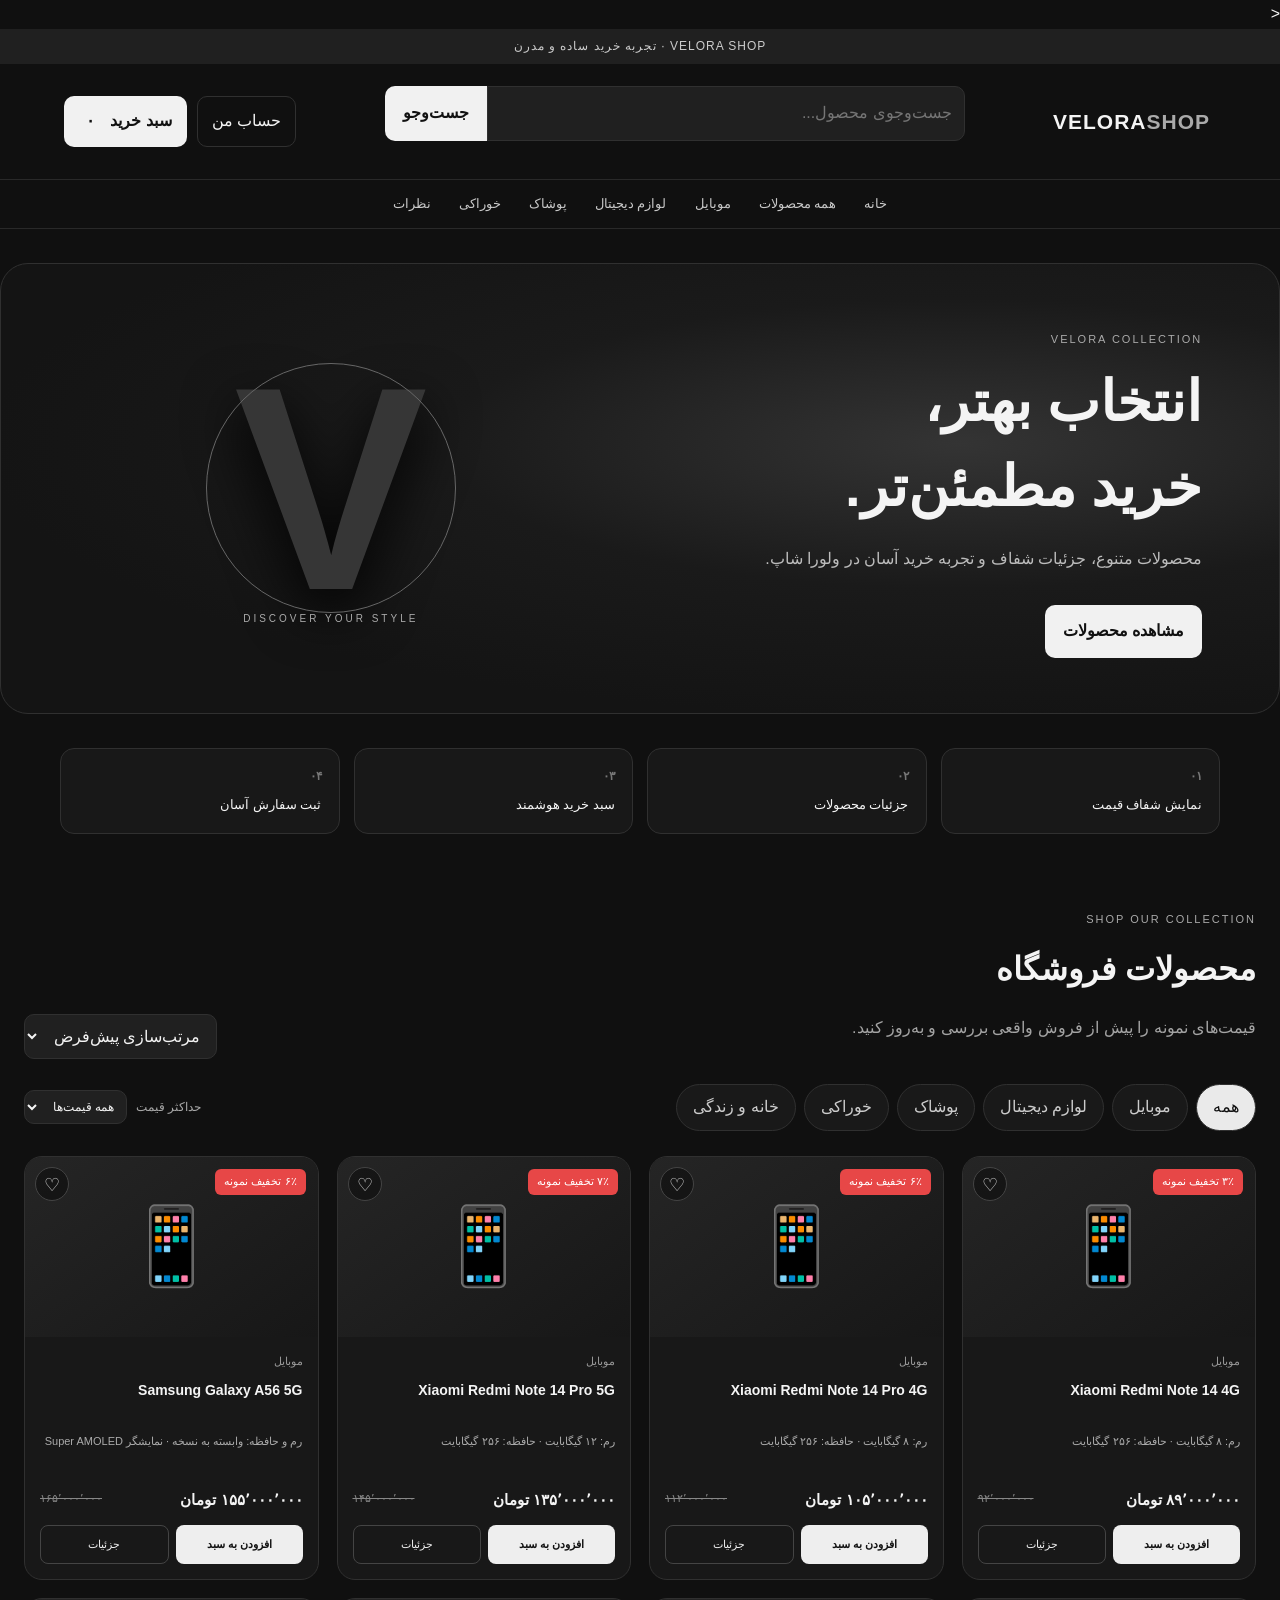
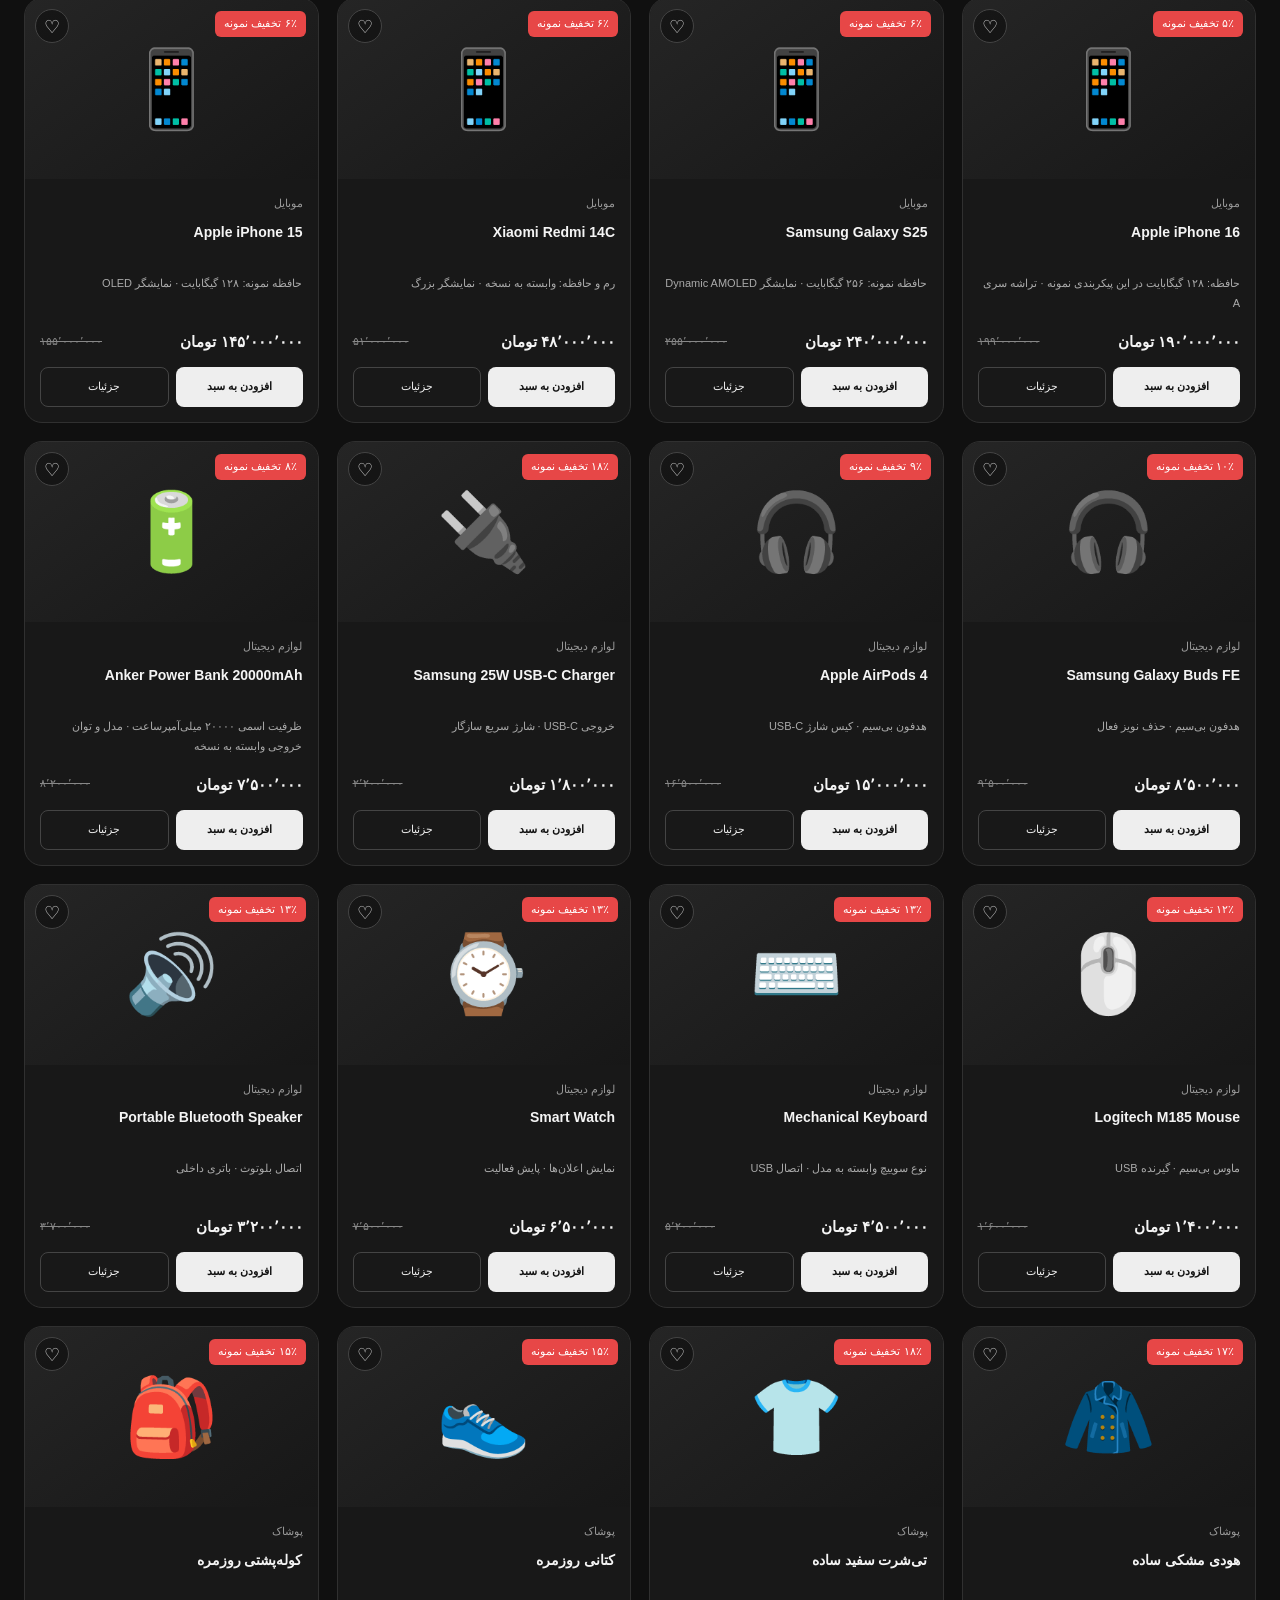
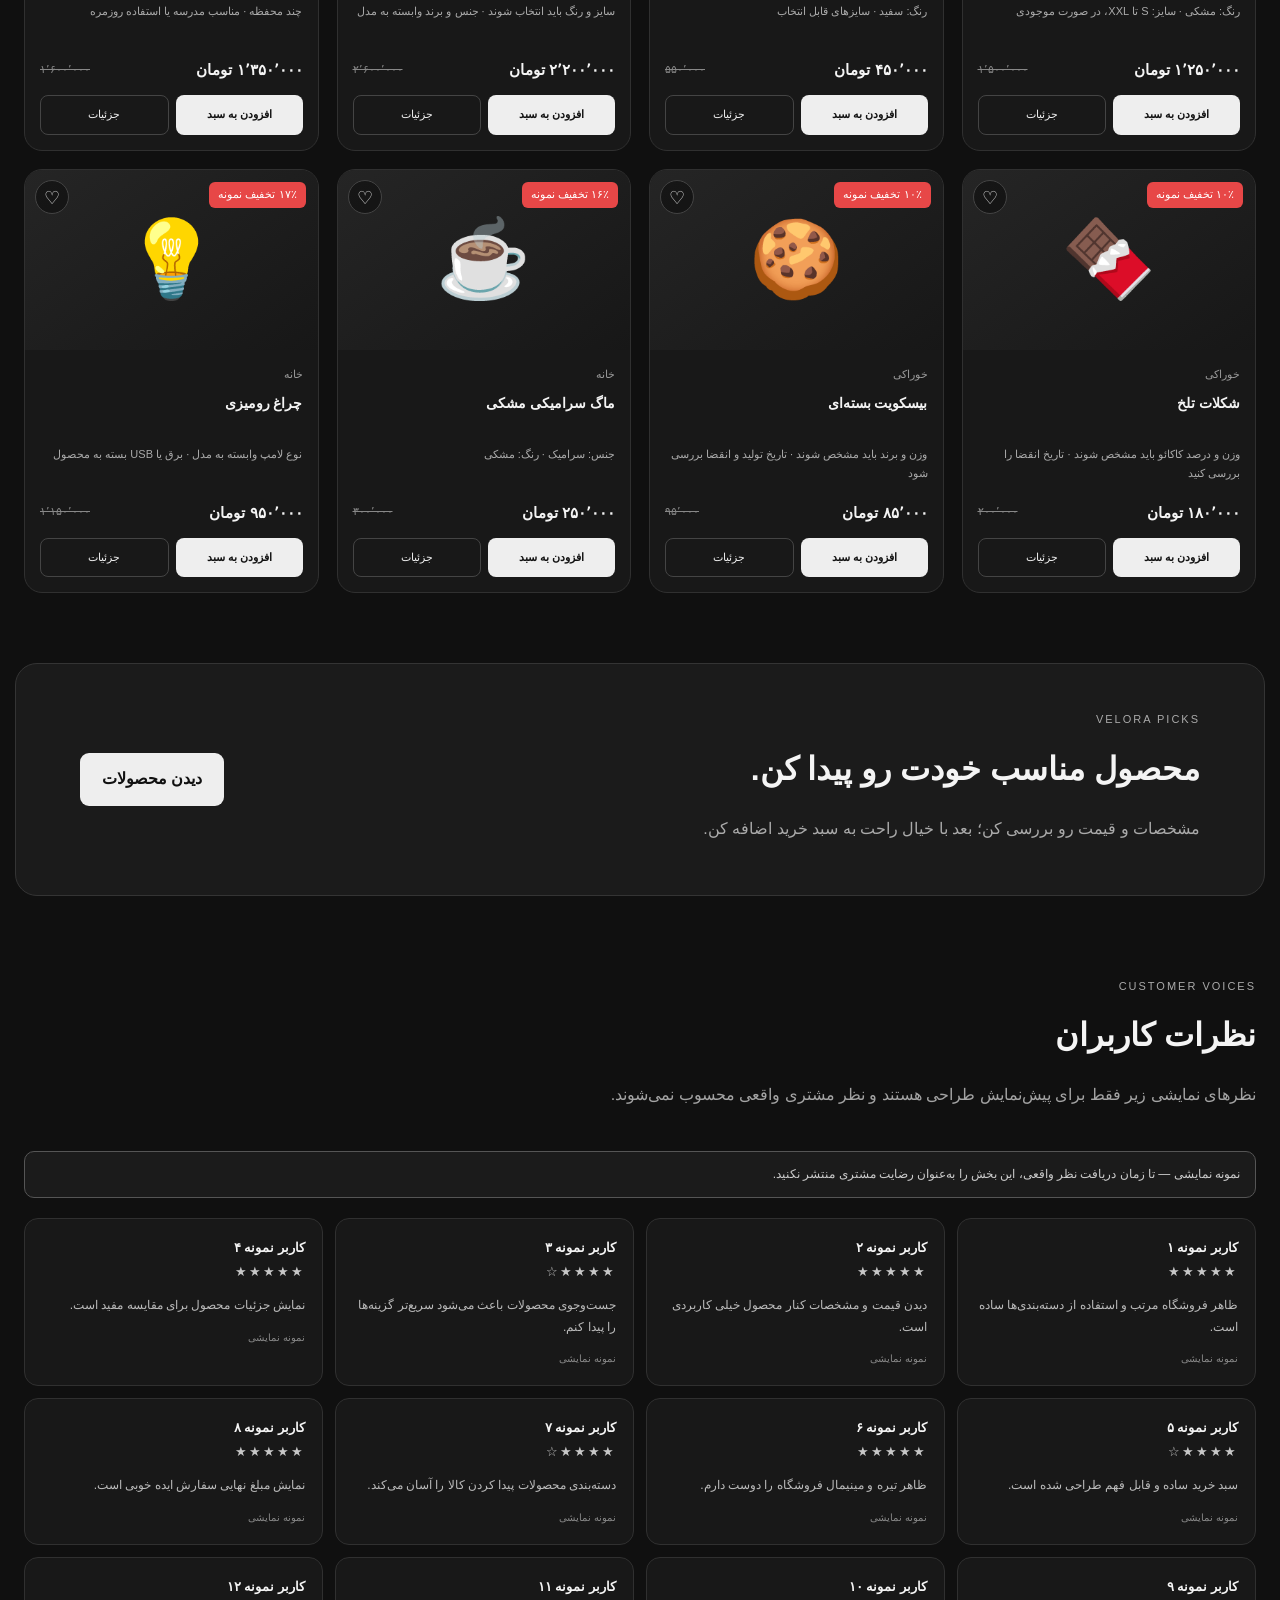
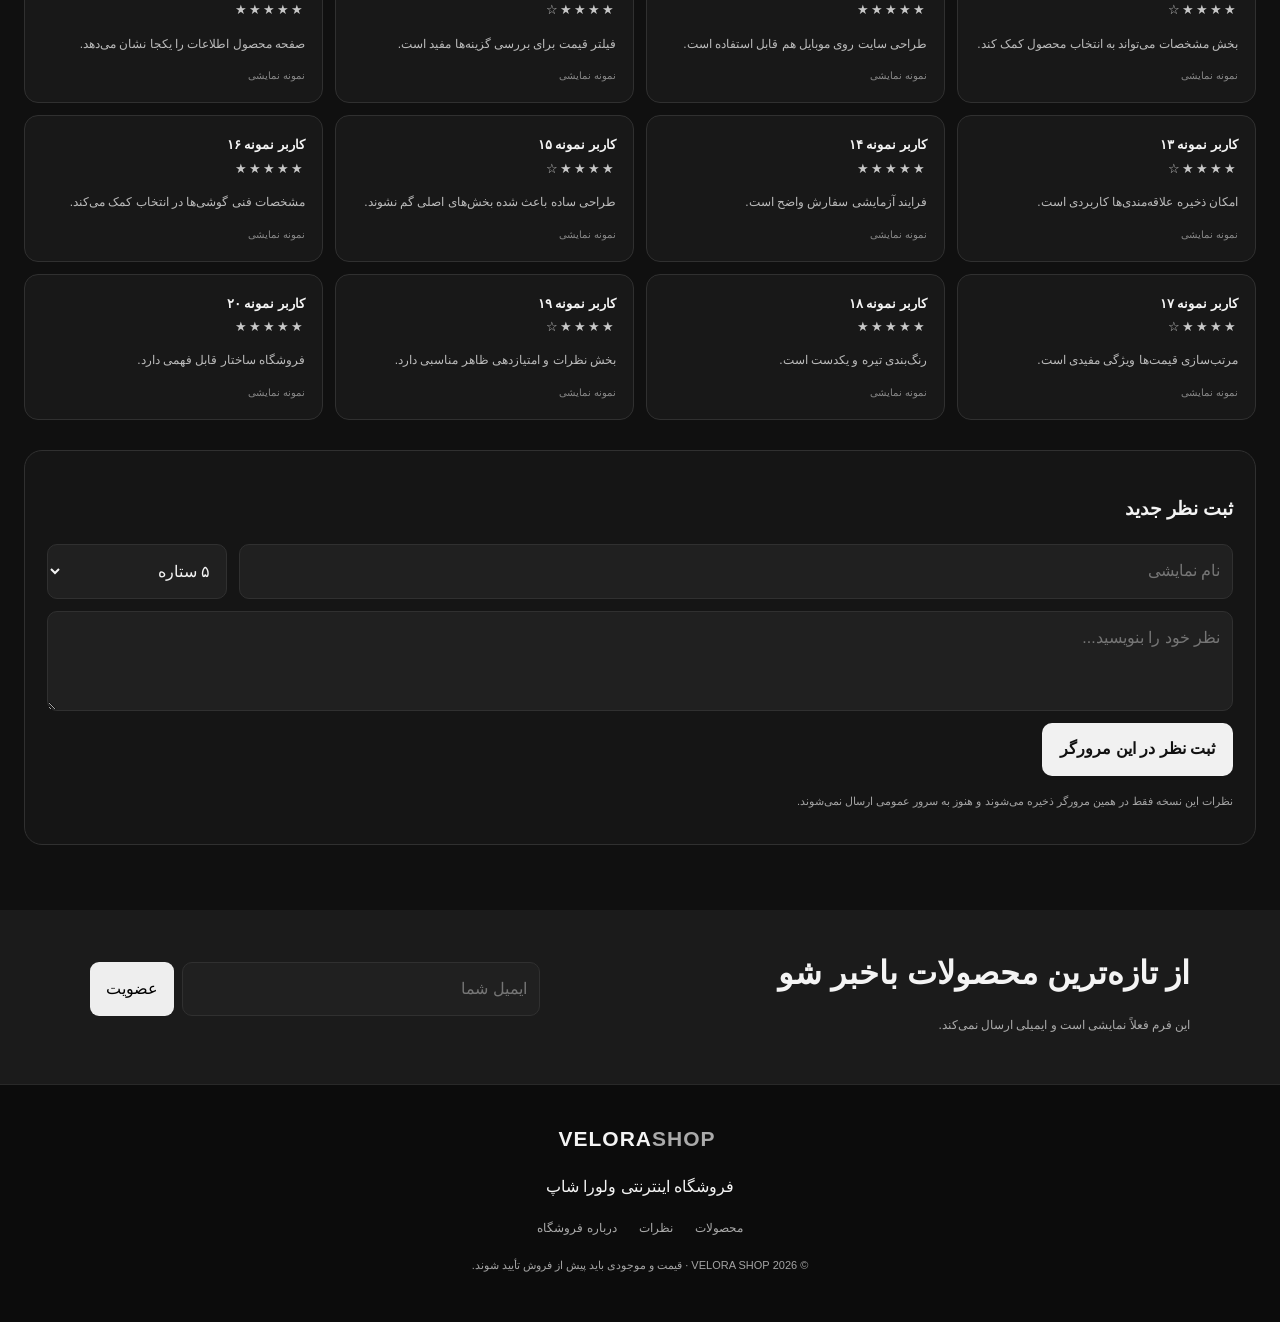
<file: index.html>
<

<!DOCTYPE html>
<html lang="fa" dir="rtl">
<head>
  <meta charset="UTF-8">
  <meta name="viewport" content="width=device-width, initial-scale=1.0">
  <meta name="theme-color" content="#111111">
  <meta name="description" content="ولورا شاپ؛ فروشگاه اینترنتی محصولات دیجیتال، پوشاک و لوازم کاربردی">
  <title>VELORA SHOP | ولورا شاپ</title>
  <link rel="stylesheet" href="kfdm.css">
  <script src="k f d m.js" defer></script>
</head>
<body>
  <div class="top-strip">VELORA SHOP · تجربه خرید ساده و مدرن</div>

  <header class="header">
    <a class="logo" href="#home">VELORA<span>SHOP</span></a>
    <form class="search" id="searchForm">
      <input id="searchInput" type="search" placeholder="جست‌وجوی محصول..." aria-label="جست‌وجوی محصول">
      <button type="submit">جست‌وجو</button>
    </form>
    <div class="header-actions">
      <button class="outline-btn" id="accountBtn">حساب من</button>
      <button class="cart-btn" id="cartBtn">سبد خرید <span id="cartCount">۰</span></button>
    </div>
  </header>

  <nav class="nav">
    <a href="#home">خانه</a>
    <a href="#products">همه محصولات</a>
    <a href="#products" data-category-link="موبایل">موبایل</a>
    <a href="#products" data-category-link="لوازم دیجیتال">لوازم دیجیتال</a>
    <a href="#products" data-category-link="پوشاک">پوشاک</a>
    <a href="#products" data-category-link="خوراکی">خوراکی</a>
    <a href="#reviews">نظرات</a>
  </nav>

  <main>
    <section class="hero" id="home">
      <div class="hero-copy">
        <p class="eyebrow">VELORA COLLECTION</p>
        <h1>انتخاب بهتر،<br>خرید مطمئن‌تر.</h1>
        <p>محصولات متنوع، جزئیات شفاف و تجربه خرید آسان در ولورا شاپ.</p>
        <a class="primary-btn" href="#products">مشاهده محصولات</a>
      </div>
      <div class="hero-art" aria-hidden="true">
        <span class="hero-orbit"></span>
        <span class="hero-letter">V</span>
        <span class="hero-caption">DISCOVER YOUR STYLE</span>
      </div>
    </section>

    <section class="benefits">
      <div><strong>۰۱</strong><span>نمایش شفاف قیمت</span></div>
      <div><strong>۰۲</strong><span>جزئیات محصولات</span></div>
      <div><strong>۰۳</strong><span>سبد خرید هوشمند</span></div>
      <div><strong>۰۴</strong><span>ثبت سفارش آسان</span></div>
    </section>

    <section class="section" id="products">
      <div class="section-heading">
        <div>
          <p class="eyebrow">SHOP OUR COLLECTION</p>
          <h2>محصولات فروشگاه</h2>
          <p class="muted">قیمت‌های نمونه را پیش از فروش واقعی بررسی و به‌روز کنید.</p>
        </div>
        <select id="sortSelect" aria-label="مرتب‌سازی محصولات">
          <option value="default">مرتب‌سازی پیش‌فرض</option>
          <option value="low">ارزان‌ترین</option>
          <option value="high">گران‌ترین</option>
          <option value="name">نام محصول</option>
        </select>
      </div>

      <div class="catalog-tools">
        <div class="category-list" id="categoryList">
          <button class="category-chip active" data-category="همه">همه</button>
          <button class="category-chip" data-category="موبایل">موبایل</button>
          <button class="category-chip" data-category="لوازم دیجیتال">لوازم دیجیتال</button>
          <button class="category-chip" data-category="پوشاک">پوشاک</button>
          <button class="category-chip" data-category="خوراکی">خوراکی</button>
          <button class="category-chip" data-category="خانه">خانه و زندگی</button>
        </div>
        <label class="filter-label">حداکثر قیمت
          <select id="priceFilter">
            <option value="all">همه قیمت‌ها</option>
            <option value="1000000">تا ۱ میلیون</option>
            <option value="10000000">تا ۱۰ میلیون</option>
            <option value="50000000">تا ۵۰ میلیون</option>
            <option value="100000000">تا ۱۰۰ میلیون</option>
          </select>
        </label>
      </div>

      <div class="product-grid" id="productGrid"></div>
      <p class="empty-state hidden" id="emptyState">محصولی با این مشخصات پیدا نشد.</p>
    </section>

    <section class="promo">
      <div>
        <p class="eyebrow">VELORA PICKS</p>
        <h2>محصول مناسب خودت رو پیدا کن.</h2>
        <p>مشخصات و قیمت رو بررسی کن؛ بعد با خیال راحت به سبد خرید اضافه کن.</p>
      </div>
      <a href="#products" class="light-btn">دیدن محصولات</a>
    </section>

    <section class="section" id="reviews">
      <div class="section-heading">
        <div>
          <p class="eyebrow">CUSTOMER VOICES</p>
          <h2>نظرات کاربران</h2>
          <p class="muted">نظرهای نمایشی زیر فقط برای پیش‌نمایش طراحی هستند و نظر مشتری واقعی محسوب نمی‌شوند.</p>
        </div>
      </div>
      <div class="review-note">نمونه نمایشی — تا زمان دریافت نظر واقعی، این بخش را به‌عنوان رضایت مشتری منتشر نکنید.</div>
      <div class="review-grid" id="reviewGrid"></div>

      <div class="review-form-wrap">
        <h3>ثبت نظر جدید</h3>
        <form id="reviewForm" class="review-form">
          <input id="reviewName" maxlength="40" placeholder="نام نمایشی" required>
          <select id="reviewRating" aria-label="امتیاز">
            <option value="5">۵ ستاره</option>
            <option value="4">۴ ستاره</option>
            <option value="3">۳ ستاره</option>
            <option value="2">۲ ستاره</option>
            <option value="1">۱ ستاره</option>
          </select>
          <textarea id="reviewText" maxlength="400" placeholder="نظر خود را بنویسید..." required></textarea>
          <button class="primary-btn" type="submit">ثبت نظر در این مرورگر</button>
        </form>
        <p class="muted small">نظرات این نسخه فقط در همین مرورگر ذخیره می‌شوند و هنوز به سرور عمومی ارسال نمی‌شوند.</p>
      </div>
    </section>

    <section class="newsletter">
      <div>
        <h2>از تازه‌ترین محصولات باخبر شو</h2>
        <p>این فرم فعلاً نمایشی است و ایمیلی ارسال نمی‌کند.</p>
      </div>
      <form id="newsletterForm">
        <input type="email" placeholder="ایمیل شما" required>
        <button type="submit">عضویت</button>
      </form>
    </section>
  </main>

  <footer class="footer">
    <a class="logo" href="#home">VELORA<span>SHOP</span></a>
    <p>فروشگاه اینترنتی ولورا شاپ</p>
    <div class="footer-links">
      <a href="#products">محصولات</a>
      <a href="#reviews">نظرات</a>
      <a href="#about">درباره فروشگاه</a>
    </div>
    <p class="muted small">© 2026 VELORA SHOP · قیمت و موجودی باید پیش از فروش تأیید شوند.</p>
  </footer>

  <div class="overlay hidden" id="overlay"></div>

  <aside class="drawer" id="cartDrawer" aria-label="سبد خرید">
    <div class="drawer-head">
      <h2>سبد خرید</h2>
      <button class="icon-btn" data-close aria-label="بستن">×</button>
    </div>
    <div id="cartItems" class="cart-items"></div>
    <div class="coupon-row">
      <input id="couponInput" placeholder="کد تخفیف">
      <button id="couponBtn">اعمال</button>
    </div>
    <p id="couponMessage" class="muted small"></p>
    <div class="summary-row"><span>جمع کالاها</span><strong id="subtotal">۰ تومان</strong></div>
    <div class="summary-row"><span>تخفیف</span><strong id="discountTotal">۰ تومان</strong></div>
    <div class="summary-row"><span>ارسال</span><strong id="shippingTotal">۰ تومان</strong></div>
    <div class="summary-row total-row"><span>مبلغ نهایی</span><strong id="grandTotal">۰ تومان</strong></div>
    <button class="primary-btn full-btn" id="checkoutBtn">ادامه ثبت سفارش</button>
    <p class="muted small">کد VELORA10 نمونه است؛ تخفیف واقعی را فقط پس از تنظیم قوانین فروش فعال کنید.</p>
  </aside>

  <section class="modal hidden" id="detailsModal" role="dialog" aria-modal="true">
    <button class="icon-btn modal-close" data-close aria-label="بستن">×</button>
    <div id="detailsContent"></div>
  </section>

  <section class="modal hidden" id="checkoutModal" role="dialog" aria-modal="true">
    <button class="icon-btn modal-close" data-close aria-label="بستن">×</button>
    <p class="eyebrow">ORDER DETAILS</p>
    <h2>ثبت سفارش</h2>
    <div class="checkout-total">مبلغ سفارش: <strong id="checkoutTotal">۰ تومان</strong></div>
    <form id="checkoutForm" class="checkout-form">
      <label>نام و نام خانوادگی<input id="customerName" required maxlength="80"></label>
      <label>شماره تماس<input id="customerPhone" type="tel" required maxlength="15" placeholder="09xxxxxxxxx"></label>
      <label>استان و شهر<input id="customerCity" required maxlength="80"></label>
      <label>نشانی کامل<textarea id="customerAddress" required maxlength="300"></textarea></label>
      <label>روش ارسال
        <select id="shippingMethod">
          <option value="standard">ارسال عادی — ۱۵۰٬۰۰۰ تومان</option>
          <option value="express">ارسال سریع — ۳۰۰٬۰۰۰ تومان</option>
          <option value="pickup">تحویل حضوری — رایگان</option>
        </select>
      </label>
      <button class="primary-btn full-btn" type="submit">ثبت سفارش و ادامه به پرداخت</button>
    </form>
    <p class="muted small">اطلاعات این نسخه فقط برای پیش‌نمایش است. پیش از دریافت اطلاعات واقعی مشتری، بخش سرور امن را راه‌اندازی کنید.</p>
  </section>

  <section class="modal hidden" id="paymentModal" role="dialog" aria-modal="true">
    <button class="icon-btn modal-close" data-close aria-label="بستن">×</button>
    <p class="eyebrow">SECURE CHECKOUT</p>
    <h2>پرداخت سفارش</h2>
    <p>مبلغ سفارش: <strong id="paymentTotal">۰ تومان</strong></p>
    <div class="secure-note">
      <strong>پرداخت واقعی از طریق درگاه</strong>
      <p>پس از اتصال سرور و درگاه معتبر، مشتری به صفحه امن پرداخت منتقل می‌شود. شماره کارت، CVV2 و رمز پویا را در این سایت وارد نکنید.</p>
    </div>
    <button class="primary-btn full-btn" id="gatewayBtn">رفتن به درگاه پرداخت</button>
    <p class="muted small" id="gatewayMessage">درگاه هنوز به سرور متصل نشده؛ پرداخت واقعی فعال نیست.</p>
  </section>

  <section class="modal hidden" id="accountModal" role="dialog" aria-modal="true">
    <button class="icon-btn modal-close" data-close aria-label="بستن">×</button>
    <h2>سفارش‌های این مرورگر</h2>
    <p class="muted small">این فهرست محلی است و حساب کاربری آنلاین محسوب نمی‌شود.</p>
    <div id="orderList"></div>
  </section>

  <div class="toast" id="toast" role="status"></div>
</body>
</html>
</file>
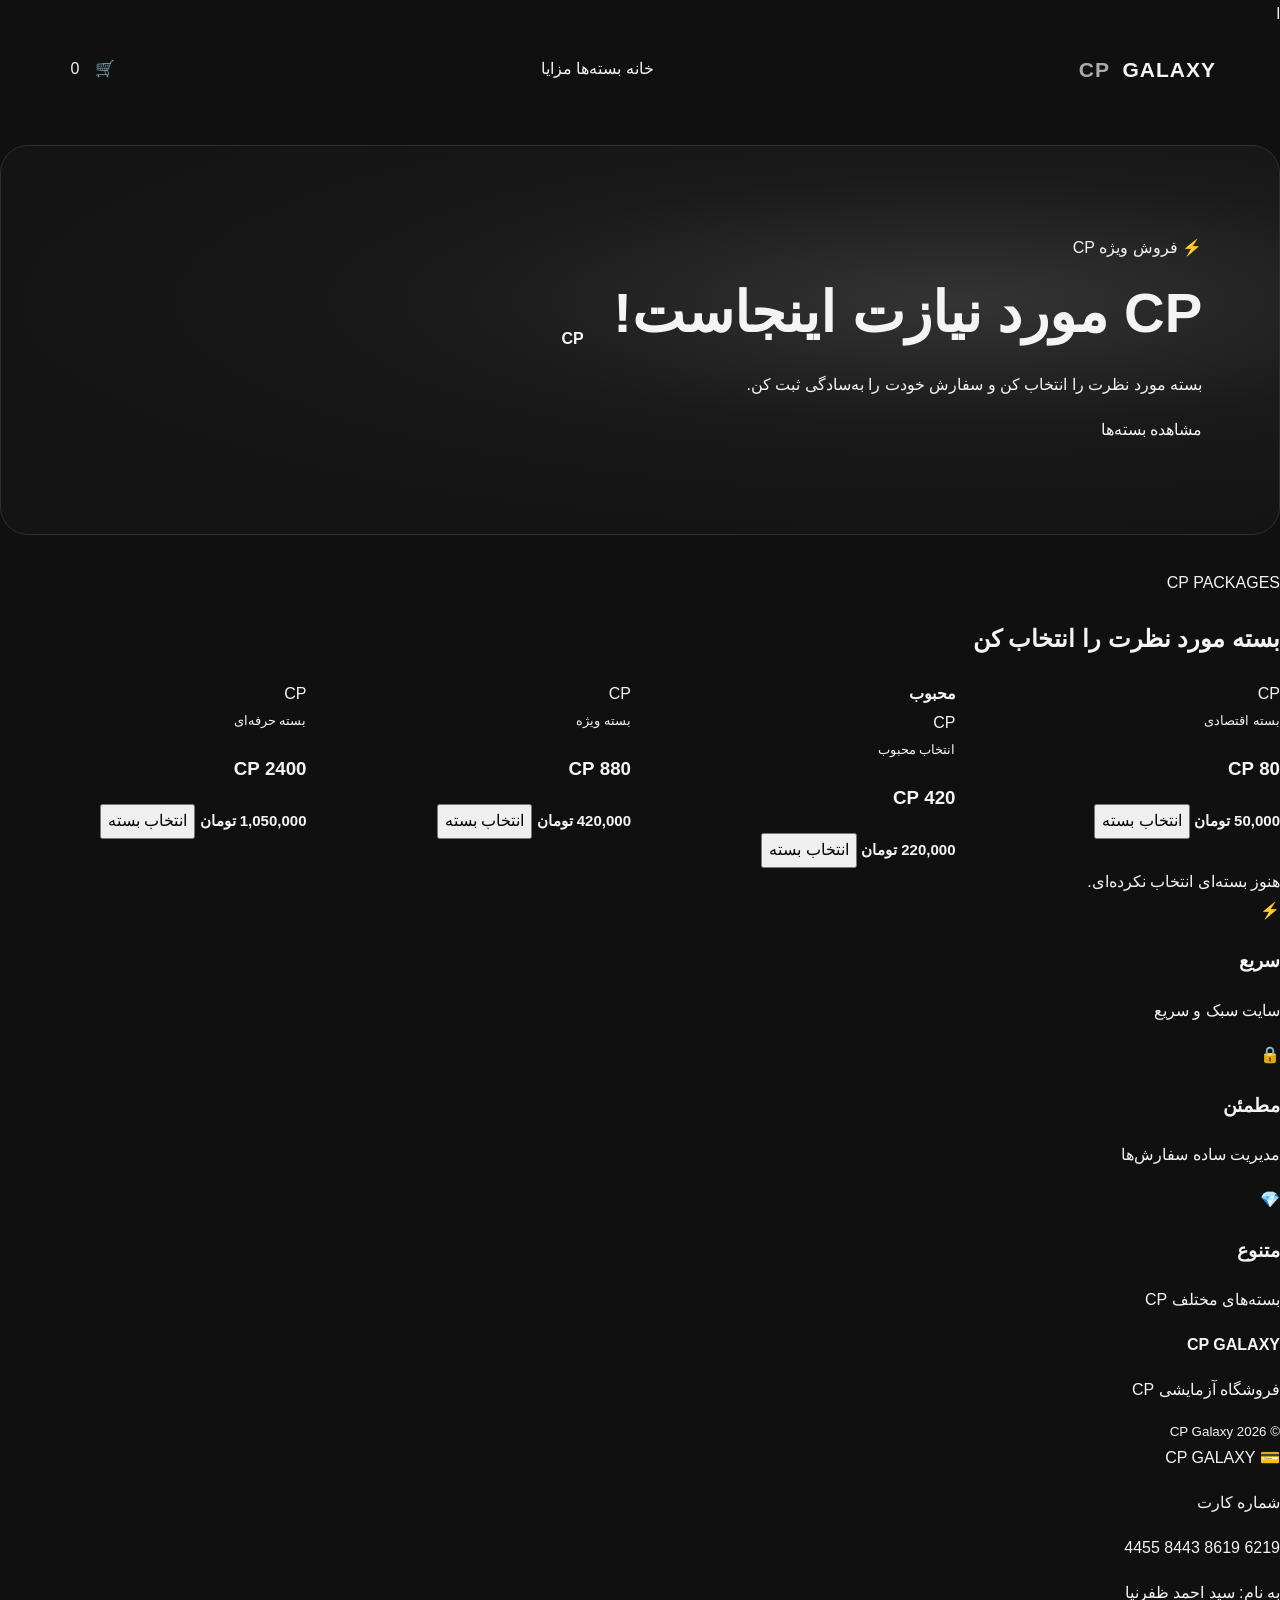
<file: k f d m .html>
l<!DOCTYPE html>
<html lang="fa" dir="rtl">

<head>
    <meta charset="UTF-8">
    <meta name="viewport" content="width=device-width, initial-scale=1.0">

    <meta name="description"
        content="فروشگاه CP Galaxy - بسته‌های CP برای Call of Duty Mobile">

    <title>CP Galaxy | فروش CP</title>
    <script src="k f d m.js" defer></script>
    <link rel="stylesheet" href="kfdm.css">
</head>
<body>

    <!-- HEADER -->
    <header class="header">

        <a href="#home" class="logo">
            <span>CP</span> GALAXY
        </a>

        <nav>
            <a href="#home">خانه</a>
            <a href="#products">بسته‌ها</a>
            <a href="#features">مزایا</a>
        </nav>

        <div class="cart">
            🛒 <span id="cartCount">0</span>
        </div>

    </header>


    <!-- HERO -->
    <main>

        <section class="hero" id="home">

            <div class="hero-text">

                <span class="badge">
                    ⚡ فروش ویژه CP
                </span>

                <h1>
                    CP مورد نیازت
                    <span>اینجاست!</span>
                </h1>

                <p>
                    بسته مورد نظرت را انتخاب کن و سفارش خودت را
                    به‌سادگی ثبت کن.
                </p>

                <a href="#products" class="button">
                    مشاهده بسته‌ها
                </a>

            </div>


            <div class="hero-cp">

                <div class="cp-circle">
                    <strong>CP</strong>
                </div>

            </div>

        </section>


        <!-- PRODUCTS -->
        <section class="products" id="products">

            <div class="title">

                <span>CP PACKAGES</span>

                <h2>
                    بسته مورد نظرت را انتخاب کن
                </h2>

            </div>


            <div class="product-grid">


                <article class="product">

                    <div class="cp-icon">
                        CP
                    </div>

                    <small>
                        بسته اقتصادی
                    </small>

                    <h3>80 CP</h3>

                    <strong class="price">
                        50,000 تومان
                    </strong>

                    <button onclick="addToCart(80, 50000)">
                        انتخاب بسته
                    </button>

                </article>


                <article class="product featured">

                    <b class="popular">
                        محبوب
                    </b>

                    <div class="cp-icon">
                        CP
                    </div>

                    <small>
                        انتخاب محبوب
                    </small>

                    <h3>420 CP</h3>

                    <strong class="price">
                        220,000 تومان
                    </strong>

                    <button onclick="addToCart(420, 220000)">
                        انتخاب بسته
                    </button>

                </article>


                <article class="product">

                    <div class="cp-icon">
                        CP
                    </div>

                    <small>
                        بسته ویژه
                    </small>

                    <h3>880 CP</h3>

                    <strong class="price">
                        420,000 تومان
                    </strong>

                    <button onclick="addToCart(880, 420000)">
                        انتخاب بسته
                    </button>

                </article>


                <article class="product">

                    <div class="cp-icon">
                        CP
                    </div>

                    <small>
                        بسته حرفه‌ای
                    </small>

                    <h3>2400 CP</h3>

                    <strong class="price">
                        1,050,000 تومان
                    </strong>

                    <button onclick="addToCart(2400, 1050000)">
                        انتخاب بسته
                    </button>
                    </article>

            </div>


            <div id="message" class="message">
                هنوز بسته‌ای انتخاب نکرده‌ای.
            </div>

        </section>


        <!-- FEATURES -->
        <section class="features" id="features">

            <div>
                <span>⚡</span>
                <h3>سریع</h3>
                <p>سایت سبک و سریع</p>
            </div>

            <div>
                <span>🔒</span>
                <h3>مطمئن</h3>
                <p>مدیریت ساده سفارش‌ها</p>
            </div>

            <div>
                <span>💎</span>
                <h3>متنوع</h3>
                <p>بسته‌های مختلف CP</p>
            </div>

        </section>

    </main>


    <!-- FOOTER -->
    <footer>

        <strong>CP GALAXY</strong>

        <p>
            فروشگاه آزمایشی CP
        </p>

        <small>
            © 2026 CP Galaxy
        </small>

    </footer>

    <section class="payment-card">
    <div class="card-top">
        <span>💳</span>
        <span>CP GALAXY</span>
    </div>

    <p class="card-label">شماره کارت</p>

    <div class="card-number">
        6219 8619 8443 4455
    </div>

    <p class="card-owner">به نام: سید احمد ظفرنیا</p>
</section>

</body>
</html>
</file>
<file: kfdm.css>
:root {
  --bg: #101010;
  --panel: #181818;
  --panel-2: #202020;
  --border: #303030;
  --text: #f4f4f4;
  --muted: #a4a4a4;
  --white: #ffffff;
  --red: #e74747;
  --radius: 18px;
}
* { box-sizing: border-box; }
html { scroll-behavior: smooth; }
body {
  margin: 0;
  background: var(--bg);
  color: var(--text);
  font-family: Tahoma, Arial, sans-serif;
  line-height: 1.8;
}
a { color: inherit; text-decoration: none; }
button, input, textarea, select { font: inherit; }
button { cursor: pointer; }
button:focus-visible, a:focus-visible, input:focus-visible,
textarea:focus-visible, select:focus-visible {
  outline: 2px solid #aaa; outline-offset: 3px;
}
.top-strip {
  background: #202020; color: #ccc; text-align: center;
  font-size: 12px; padding: 7px 12px; letter-spacing: 1px;
}
.header {
  max-width: 1400px; margin: auto; padding: 22px 5%;
  display: flex; align-items: center; gap: 28px; justify-content: space-between;
}
.logo { font-size: 21px; font-weight: 900; letter-spacing: 1px; white-space: nowrap; }
.logo span { color: #aaa; margin-right: 6px; }
.search { display: flex; flex: 1; max-width: 580px; }
.search input, input, textarea, select {
  min-width: 0; background: #202020; color: var(--text);
  border: 1px solid var(--border); border-radius: 10px; padding: 12px;
}
.search input { flex: 1; border-radius: 0 10px 10px 0; }
.search button, .cart-btn, .primary-btn {
  background: #f1f1f1; color: #111; border: 0; padding: 12px 18px;
  border-radius: 10px; font-weight: 700; transition: .2s;
}
.search button { border-radius: 10px 0 0 10px; }
.search button:hover, .primary-btn:hover, .cart-btn:hover { background: #d8d8d8; transform: translateY(-1px); }
.header-actions { display: flex; align-items: center; gap: 10px; }
.outline-btn, .icon-btn {
  background: transparent; color: var(--text); border: 1px solid var(--border);
  border-radius: 10px; padding: 10px 14px;
}
.cart-btn { padding: 11px 15px; }
#cartCount { display: inline-flex; min-width: 22px; justify-content: center; margin-right: 5px; }
.nav {
  border-block: 1px solid #292929; display: flex; justify-content: center;
  gap: 28px; padding: 12px 15px; color: #c8c8c8; font-size: 13px; flex-wrap: wrap;
}
.nav a:hover, .footer-links a:hover { color: #fff; }
.hero {
  max-width: 1300px; margin: 34px auto; padding: 55px 6%;
  min-height: 390px; border: 1px solid var(--border); border-radius: 28px;
  background: radial-gradient(ellipse at 75% 40%, #343434 0, #1a1a1a 38%, #141414 72%);
  display: grid; grid-template-columns: 1.1fr .9fr; align-items: center; overflow: hidden;
}
.eyebrow { font-size: 11px; color: #aaa; letter-spacing: 2px; }
.hero h1 { font-size: clamp(32px, 4.4vw, 58px); line-height: 1.5; margin: 8px 0; }
.hero-copy > p:not(.eyebrow) { color: #bcbcbc; max-width: 480px; }
.primary-btn { display: inline-block; text-align: center; }
.hero-copy .primary-btn { margin-top: 15px; }
.hero-art { min-height: 250px; position: relative; display: grid; place-items: center; }
.hero-letter { font-size: clamp(150px, 23vw, 290px); line-height: 1; font-weight: 900; color: #363636; text-shadow: 0 18px 55px #000; }
.hero-orbit { position: absolute; width: 250px; height: 250px; border: 1px solid #666; border-radius: 50%; }
.hero-caption { position: absolute; bottom: 5px; color: #aaa; font-size: 10px; letter-spacing: 3px; }
.benefits {
  max-width: 1200px; margin: 0 auto 55px; padding: 0 20px;
  display: grid; grid-template-columns: repeat(4,1fr); gap: 14px;
}
.benefits div { padding: 17px; background: var(--panel); border: 1px solid var(--border); border-radius: 14px; display: flex; flex-direction: column; }
.benefits strong { color: #777; font-size: 12px; }
.benefits span { font-size: 13px; margin-top: 5px; }
.section { max-width: 1300px; margin: 65px auto; padding: 0 24px; }
.section-heading { display: flex; justify-content: space-between; align-items: end; gap: 20px; margin-bottom: 25px; }
.section-heading h2, .promo h2, .newsletter h2 { margin: 0; font-size: clamp(23px, 3vw, 32px); }
.muted { color: var(--muted); }
.small { font-size: 11px; }
.catalog-tools { display: flex; justify-content: space-between; align-items: center; gap: 16px; margin-bottom: 25px; flex-wrap: wrap; }
.category-list { display: flex; flex-wrap: wrap; gap: 8px; }
.category-chip { background: #191919; color: #ccc; border: 1px solid var(--border); border-radius: 30px; padding: 8px 16px; }
.category-chip.active, .category-chip:hover { background: #eaeaea; color: #111; }
.filter-label { display: flex; align-items: center; gap: 9px; color: #aaa; font-size: 12px; }
.filter-label select { padding: 8px; }
.product-grid { display: grid; grid-template-columns: repeat(4,minmax(0,1fr)); gap: 18px; }
.product-card {
  background: var(--panel); border: 1px solid var(--border); border-radius: var(--radius);
  overflow: hidden; position: relative; transition: transform .2s, border-color .2s;
}
.product-card:hover { transform: translateY(-4px); border-color: #555; }
.product-visual {
  min-height: 180px; background: linear-gradient(145deg,#252525,#171717);
  display: grid; place-items: center; position: relative; font-size: 76px;
}
.product-visual img { width: 100%; height: 190px; object-fit: contain; padding: 15px; }
.discount-badge { position: absolute; top: 12px; right: 12px; z-index: 1; background: var(--red); color: white; padding: 3px 9px; border-radius: 6px; font-size: 11px; }
.fav-btn { position: absolute; top: 10px; left: 10px; width: 34px; height: 34px; border: 1px solid #444; border-radius: 50%; background: #111b; color: #ddd; font-size: 18px; z-index: 1; }
.fav-btn.active { color: #ff6464; }
.product-info { padding: 15px; }
.product-category { color: #999; font-size: 11px; }
.product-info h3 { font-size: 14px; min-height: 48px; line-height: 1.8; margin: 6px 0; }
.product-spec { color: #aaa; font-size: 11px; min-height: 42px; }
.price-line { display: flex; align-items: center; justify-content: space-between; gap: 5px; margin: 12px 0; }
.price { font-size: 15px; font-weight: 800; }
.old-price { color: #888; font-size: 11px; text-decoration: line-through; }
.card-actions { display: flex; gap: 7px; }
.card-actions button { flex: 1; padding: 9px 5px; border-radius: 8px; font-size: 11px; }
.add-btn { background: #eee; color: #111; border: 0; font-weight: bold; }
.detail-btn { background: transparent; color: #eee; border: 1px solid #444; }
.empty-state { text-align: center; padding: 35px; color: #aaa; }
.hidden { display: none !important; }
.promo {
  max-width: 1250px; margin: 70px auto; padding: 35px 5%;
  background: #1b1b1b; border: 1px solid #343434; border-radius: 22px;
  display: flex; align-items: center; justify-content: space-between; gap: 20px;
}
.promo p:not(.eyebrow) { color: #aaa; }
.light-btn { background: #eee; color: #111; border-radius: 9px; padding: 12px 22px; white-space: nowrap; font-weight: bold; }
.review-note { border: 1px solid #555; background: #1b1b1b; color: #ccc; padding: 12px 15px; border-radius: 10px; margin-bottom: 20px; font-size: 12px; }
.review-grid { display: grid; grid-template-columns: repeat(4,minmax(0,1fr)); gap: 12px; }
.review-card { background: var(--panel); border: 1px solid var(--border); padding: 17px; border-radius: 14px; }
.review-card h3 { font-size: 13px; margin: 0; }
.stars { color: #c7c7c7; letter-spacing: 2px; font-size: 13px; }
.review-card p { color: #bbb; font-size: 12px; }
.review-tag { color: #888; font-size: 10px; }
.review-form-wrap { margin-top: 30px; padding: 22px; border: 1px solid var(--border); border-radius: 18px; background: #151515; }
.review-form { display: grid; grid-template-columns: 1fr 180px; gap: 12px; }
.review-form textarea { grid-column: 1/-1; min-height: 100px; resize: vertical; }
.review-form button { justify-self: start; }
.newsletter { background: #1b1b1b; padding: 35px 7%; display: flex; align-items: center; justify-content: space-between; gap: 20px; }
.newsletter p { color: #aaa; font-size: 12px; }
.newsletter form { display: flex; gap: 8px; width: min(450px,100%); }
.newsletter input { flex: 1; }
.newsletter button { background: #eee; border: 0; border-radius: 9px; padding: 10px 16px; }
.footer { text-align: center; padding: 35px 20px; background: #0c0c0c; border-top: 1px solid #292929; }
.footer-links { display: flex; justify-content: center; gap: 22px; color: #aaa; font-size: 12px; margin: 16px; }
.overlay { position: fixed; inset: 0; background: #000b; z-index: 10; }
.drawer {
  position: fixed; z-index: 11; top: 0; bottom: 0; left: 0; width: min(440px,100%);
  background: #151515; border-right: 1px solid #333; padding: 22px;
  overflow-y: auto; transform: translateX(-105%); transition: transform .25s;
}
.drawer.open { transform: translateX(0); }
.drawer-head { display: flex; align-items: center; justify-content: space-between; border-bottom: 1px solid #333; }
.drawer-head h2 { font-size: 20px; }
.icon-btn { font-size: 24px; padding: 0 10px; }
.cart-items { padding: 15px 0; }
.cart-item { display: grid; grid-template-columns: 1fr auto; gap: 8px; padding: 13px 0; border-bottom: 1px solid #303030; }
.cart-item h3 { font-size: 13px; margin: 0; }
.cart-item p { font-size: 12px; color: #aaa; margin: 5px 0; }
.qty-controls { display: flex; align-items: center; gap: 9px; }
.qty-controls button { background: #292929; color: white; border: 1px solid #444; border-radius: 6px; padding: 1px 9px; }
.remove-btn { background: transparent !important; color: #e66 !important; }
.coupon-row { display: flex; gap: 8px; margin: 15px 0; }
.coupon-row input { flex: 1; width: 60%; }
.coupon-row button { border: 1px solid #555; color: white; background: #292929; border-radius: 8px; padding: 8px 13px; }
.summary-row { display: flex; justify-content: space-between; gap: 12px; padding: 8px 0; font-size: 13px; }
.total-row { border-top: 1px solid #444; margin-top: 8px; padding-top: 15px; font-size: 15px; }
.full-btn { width: 100%; margin-top: 12px; }
.modal {
  position: fixed; z-index: 12; top: 50%; left: 50%; transform: translate(-50%,-50%);
  width: min(620px,calc(100% - 28px)); max-height: 88vh; overflow-y: auto;
  padding: 30px; background: #171717; border: 1px solid #444; border-radius: 20px;
  box-shadow: 0 20px 70px #0009;
}
.modal-close { position: sticky; top: 0; float: left; }
.detail-layout { display: grid; grid-template-columns: .8fr 1.2fr; gap: 20px; clear: both; }
.detail-image { min-height: 200px; display: grid; place-items: center; font-size: 85px; background: #222; border-radius: 14px; }
.detail-layout h2 { font-size: 21px; }
.spec-list { padding-right: 18px; color: #bbb; font-size: 13px; }
.checkout-form { display: grid; gap: 13px; }
.checkout-form label { display: grid; gap: 6px; color: #ccc; font-size: 12px; }
.checkout-form textarea { min-height: 75px; }
.checkout-total { background: #222; padding: 13px; border-radius: 10px; }
.secure-note { padding: 18px; background: #222; border: 1px solid #3a3a3a; border-radius: 12px; }
.secure-note p { color: #bbb; font-size: 13px; }
.order-row { border-bottom: 1px solid #333; padding: 12px 0; font-size: 12px; }
.toast { position: fixed; z-index: 30; bottom: 20px; right: 50%; transform: translate(50%,20px); background: #eee; color: #111; padding: 11px 20px; border-radius: 10px; opacity: 0; pointer-events: none; transition: .2s; max-width: 90%; text-align: center; }
.toast.show { opacity: 1; transform: translate(50%,0); }
@media(max-width:1000px) {
  .product-grid { grid-template-columns: repeat(3,minmax(0,1fr)); }
  .review-grid { grid-template-columns: repeat(2,minmax(0,1fr)); }
  .header { flex-wrap: wrap; }
  .search { order: 3; flex-basis: 100%; max-width: none; }
}
@media(max-width:650px) {
  .header { padding: 16px; gap: 12px; }
  .header-actions { margin-right: auto; }
  .outline-btn { display: none; }
  .logo { font-size: 17px; }
  .nav { gap: 15px; font-size: 12px; }
  .hero { margin: 18px 12px; padding: 30px 22px; grid-template-columns: 1fr; }
  .hero-art { min-height: 160px; }
  .hero-letter { font-size: 150px; }
  .hero-orbit { width: 150px; height: 150px; }
  .benefits { grid-template-columns: repeat(2,1fr); gap: 8px; margin-bottom: 35px; }
  .section { padding: 0 13px; margin: 45px auto; }
  .section-heading { align-items: start; flex-direction: column; }
  .product-grid { grid-template-columns: repeat(2,minmax(0,1fr)); gap: 10px; }
  .product-visual { min-height: 130px; font-size: 55px; }
  .product-visual img { height: 140px; }
  .product-info { padding: 10px; }
  .product-info h3 { font-size: 12px; }
  .price { font-size: 12px; }
  .card-actions { flex-direction: column; }
  .catalog-tools { align-items: start; }
  .promo, .newsletter { margin: 40px 12px; padding: 25px; flex-direction: column; align-items: start; }
  .newsletter { margin: 0; }
  .newsletter form { width: 100%; }
  .review-grid { grid-template-columns: 1fr; }
  .review-form { grid-template-columns: 1fr; }
  .review-form textarea { grid-column: auto; }
  .detail-layout { grid-template-columns: 1fr; }
  .modal { padding: 22px; }
}
</file>
